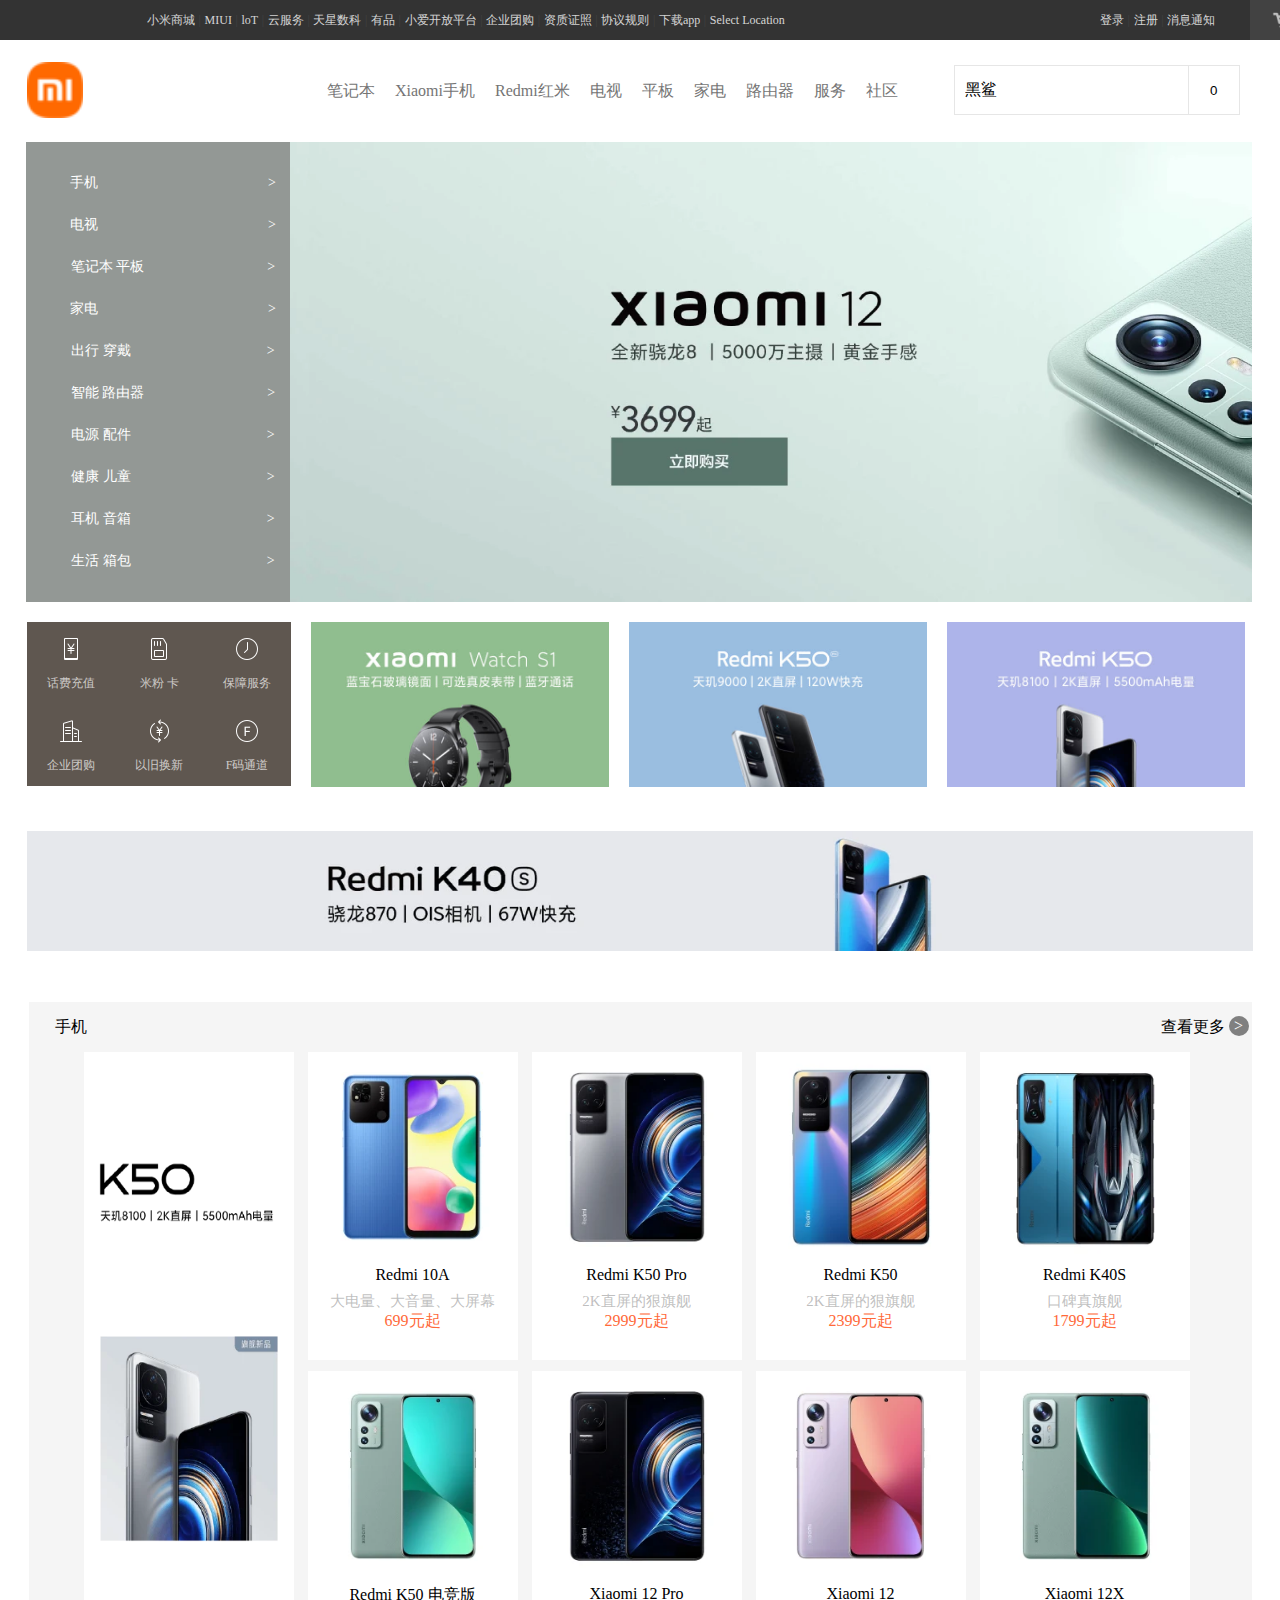
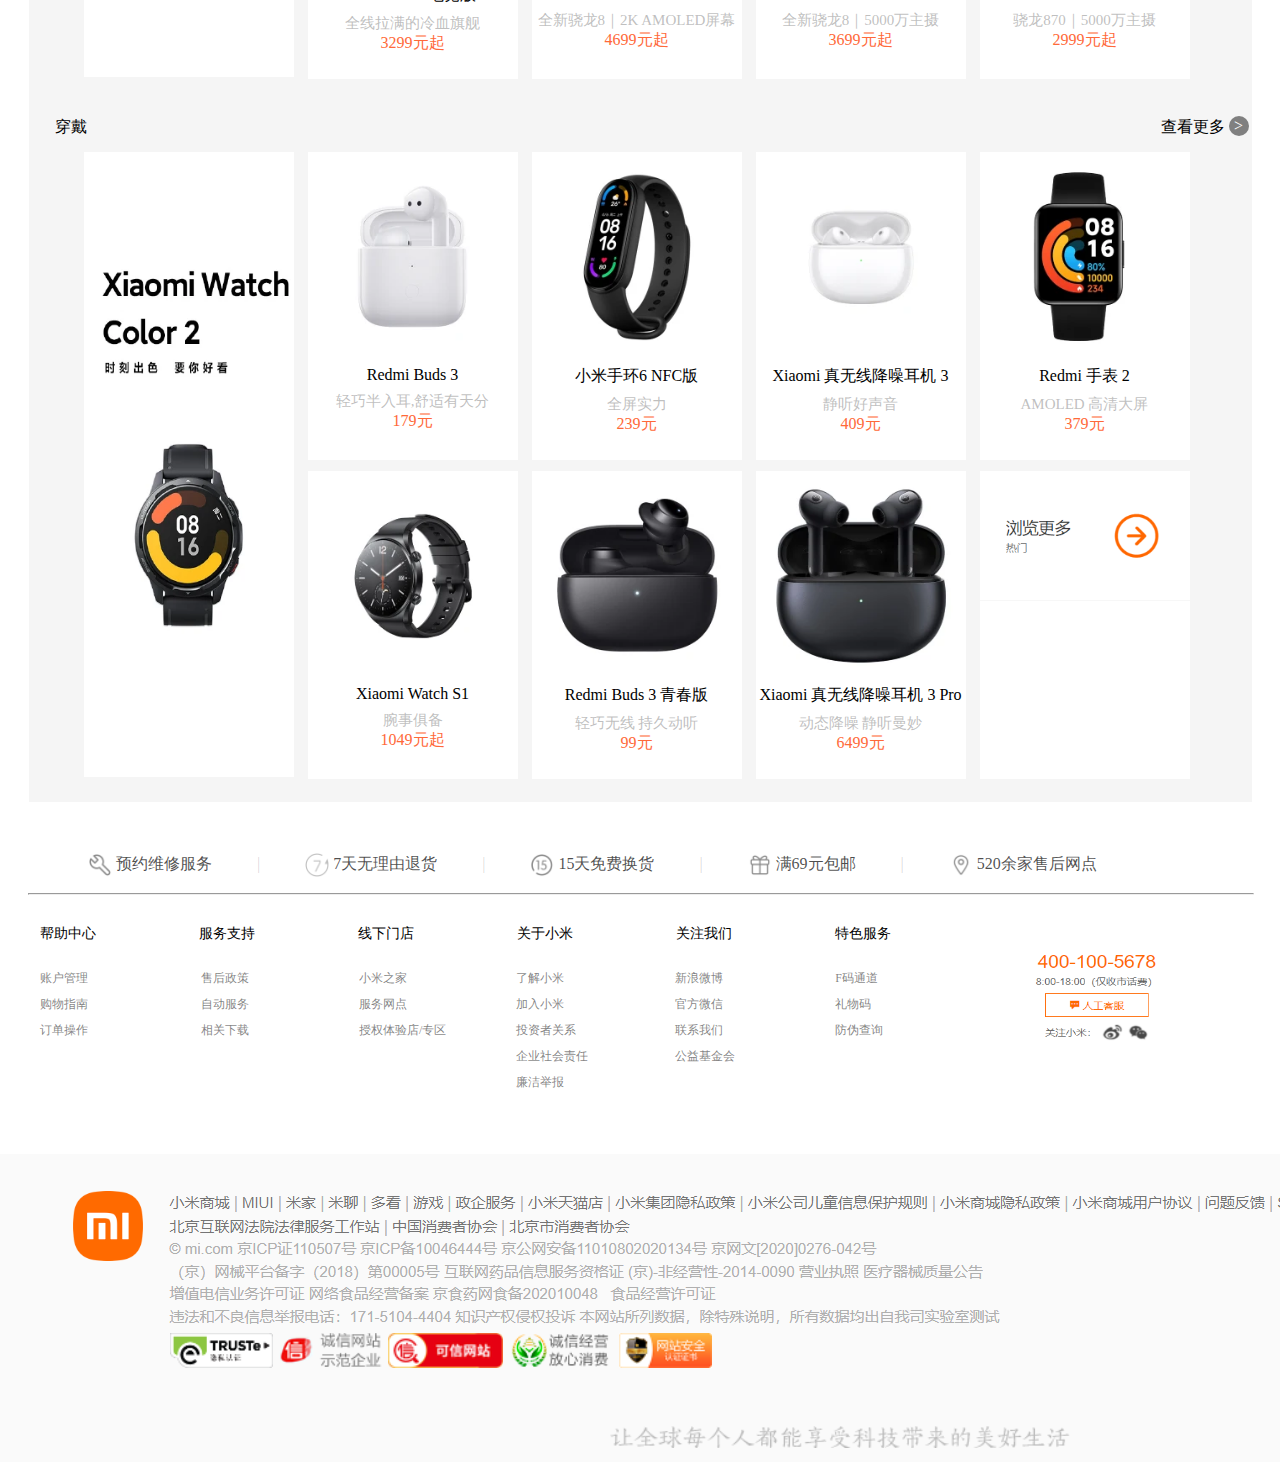
<file: index.html>
<!DOCTYPE html>
<html>
	<head>
		<meta charset="utf-8">
		<title>主页</title>
		 <link rel="stylesheet" href="one.css">
	</head>
	<body>
	      <div class="header-dao">
			<div class="header">
				<div class="header-left">
					<a href="#">小米商城</a>    <span>|</span>
					<a href="#">MIUI</a>       <span>|</span>
					<a href="#">loT</a>        <span>|</span>
					<a href="#">云服务</a>      <span>|</span>
					<a href="#">天星数科</a>    <span>|</span>
					<a href="#">有品</a>        <span>|</span>
					<a href="#">小爱开放平台</a> <span>|</span>
					<a href="#">企业团购</a>     <span>|</span>
					<a href="#">资质证照</a>     <span>|</span>
					<a href="#">协议规则</a>     <span>|</span>
					<a href="#" class="header-left-app">
						 
						下载app
						<div></div>
						<div>
							<img src="hh.img/download.png"/>
							<div>小米商城app</div>
						</div>
					</a>      <span>|</span>
					<a href="#">Select Location</a>
					
				</div>
				<div class="header-center">
					<a href="two.html" target="_blank">登录</a>    <span>|</span>
					<a href="#">注册</a>       <span>|</span>
					<a href="#">消息通知</a> 
				</div>
				<div class="header-right">
					<img src="hh.img/gouwuche.png"/> 购物车 (0)
					<div class="header-right-gouwu">购物车中还没有商品，赶紧选购吧！</div>
				</div>
			</div>
		 </div>
			<div class="content-one">
				 <div class="content-one-logo">
					 <img src="hh.img/favicon_new.ico"/>
				 </div>
				  <ul>
					 <li class="diannao"><a href="3">笔记本
					     <ul>
							 <li class="ioo">
								 <img src="hh.img/d-1.webp"/>
								 <div>小米笔记本 Pro14 锐龙版</div>
								 <div>5499元起</div>
							 </li>
							 <li class="ioo">
								 <img src="hh.img/d-2.webp"/>
								 <div>Redmibook Pro 锐龙版</div>
								 <div>4199元起</div>
							 </li>
							 <li  class="ioo">
								 <img src="hh.img/d-4.webp"/>
								 <div>Redmi G 2021 lntel版</div>
								 <div>5399元起</div>
							 </li>
							 <li  class="ioo">
								 <img src="hh.img/d-3.webp"/>
								 <div>Redmi Book Pro 14 2022</div>
								 <div>6299元起</div>
							 </li>
							 <li  class="ioo">
							    <img src="hh.img/d-5.webp"/>
								<div>RedmiBookPro 15 2022</div>
								<div>5299元起</div>
							 </li>
							 <li  class="ioo">
								 <img src="hh.img/d-6.webp"/>
								 <div>RedmiBookPro15 增强版</div>
								 <div>4499元起</div>
							 </li>
						 </ul>
					  </a></li>
					  <li><a href="3">Xiaomi手机</a></li>
					  <li><a href="3">Redmi红米</a></li>
					  <li><a href="3">电视</a></li>
					  <li><a href="3">平板</a></li>
					  <li><a href="3">家电</a></li>
					  <li><a href="3">路由器</a></li>
					  <li><a href="3">服务</a></li>
					  <li><a href="3">社区</a></li>
				  </ul>
				 <div class="content-one-input">
					 <input type="text" value="黑鲨">
					 <input type="submit"value="0">
				 </div>
			</div>
			<div class="content-two">
				<div>
					<ul>
						<li><a href="#" class="content-two-li" >
						 手机</a><span>></span>
						</li>
						<li>电视<span>></span></li>
						<li>笔记本 平板<span>></span></li>
						<li>家电<span>></span></li>
						<li>出行 穿戴<span>></span></li>
						<li>智能 路由器<span>></span></li>
						<li>电源 配件<span>></span></li>
						<li>健康 儿童<span>></span></li>
						<li>耳机 音箱<span>></span></li>
						<li>生活 箱包<span>></span></li>
					</ul>
				</div>
				<div class="content-two-donghua">
				</div>
			</div>
		<div class="content3+4">	
			<div class="content-three">
				 <ul>
					 <li>
						 <div class="content-three-tu">
							 <div><img src="hh.img/hh-1.png"/></div>
							 <div>话费充值</div>
						 </div>
						 <div class="content-three-tu">
							 <div><img src="hh.img/hh-2.png"/></div>
							 <div>米粉 卡</div>
						 </div>
						 <div class="content-three-tu">
							 <div><img src="hh.img/hh-3.png"/></div>
							 <div>保障服务</div>
						 </div>
						 <div class="content-three-tu">
							 <div><img src="hh.img/hh-4.png"/></div>
							 <div>企业团购</div>
						 </div>
						 <div class="content-three-tu">
							 <div><img src="hh.img/hh-5.png"/></div>
							 <div>以旧换新</div>
						 </div>
						 <div class="content-three-tu">
							 <div><img src="hh.img/hh-6.png"/></div>
							 <div>F码通道</div>
						 </div>
					 </li>
					 <li><img src="hh.img/bb-1.jpg"/></li>
					 <li><img src="hh.img/bb-2.jpg"/></li>
					 <li><img src="hh.img/bb-3.jpg"/></li>
				 </ul>
			</div>
			<div class="content-four">
				<img src="hh.img/dindin.webp"/>
			</div>
		</div>
		<div class="five-co">
			<div>
				<span>手机</span>
				<span>查看更多</span>
				<span>></span>
			</div>
			<div class="five-cv">
				<div><img src="hh.img/1%20(1).webp" /></div>
				<div>
					<div class="five-cd">
						<img src="hh.img/1%20(2).webp" />
						<ul>
							<li>Redmi 10A</li>
							<li>大电量、大音量、大屏幕</li>
							<li>699元起</li>
						</ul>
					</div>
					<div>
						<img src="hh.img/1%20(3).webp" />
						<ul>
						<li>Redmi K50 电竞版</li>
						<li>全线拉满的冷血旗舰</li>
						<li>3299元起</li>
						</ul>
					</div>
				</div>
				<div>
					<div class="five-cd">
						<img src="hh.img/1%20(4).webp" />
						<ul>
						<li> Redmi K50 Pro</li>
						<li>2K直屏的狠旗舰</li>
						<li>2999元起</li>
						</ul>
					</div>
					<div>
						<img src="hh.img/1%20(5).webp" />
						<ul>
						<li>Xiaomi 12 Pro</li>
						<li>全新骁龙8｜2K AMOLED屏幕</li>
						<li>4699元起</li>
						</ul>
					</div>
				</div>
				<div>
					<div class="five-cd">
						<img src="hh.img/1%20(6).webp" />
						<ul>
						<li>Redmi K50</li>
						<li>2K直屏的狠旗舰</li>
						<li>2399元起</li>
						</ul>
					</div>
					<div>
						<img src="hh.img/1%20(7).webp" />
						<ul>
						<li> Xiaomi 12 </li>
						<li>全新骁龙8｜5000万主摄</li>
						<li>3699元起</li>
						</ul>
					</div>
				</div>
				<div>
					<div class="five-cd">
						<img src="hh.img/1%20(8).webp" />
						<ul>
						<li>Redmi K40S</li>
						<li>口碑真旗舰</li>
						<li>1799元起</li>
						</ul>
					</div>
					<div>
						<img src="hh.img/1%20(9).webp" />
						<ul>
						<li>Xiaomi 12X</li>
						<li>骁龙870｜5000万主摄</li>
						<li>2999元起</li>
						</ul>
					</div>
				</div>
			</div>
		</div>
	</div>
	
	
	<div class="five-co">
			<div>
				<span>穿戴</span>
				<span>查看更多</span>
				<span>></span>
			</div>
			<div class="five-cv">
				<div><img src="hh.img/grji.webp"/> </div>
				<div>
					<div class="five-cd">
						<img src="hh.img/erji-1.webp" />
						<ul>
							<li>Redmi Buds 3</li>
							<li>轻巧半入耳,舒适有天分</li>
							<li>179元</li>
						</ul>
					</div>
					<div>
						<img src="hh.img/erji-2.webp" />
						<ul>
						  <li>Xiaomi Watch S1</li>
						  <li>腕事俱备</li>
						  <li>1049元起</li>
						</ul>
					</div>
				</div>
				<div>
					<div class="five-cd">
						<a href="three.html" target="_blank"><img src="hh.img/erji-3.webp"/></a>
						<ul>
						<li>小米手环6 NFC版</li>
						<li>全屏实力</li>
						<li>239元</li>
						</ul>
					</div>
					<div>
						<img src="hh.img/erji-4.webp" />
						<ul>
						<li>Redmi Buds 3 青春版</li>
						<li>轻巧无线 持久动听</li>
						<li>99元</li>
						</ul>
					</div>
				</div>
				<div>
					<div class="five-cd">
						<img src="hh.img/erji-5.webp" />
						<ul>
						<li>Xiaomi 真无线降噪耳机 3</li>
						<li>静听好声音</li>
						<li>409元</li>
						</ul>
					</div>
					<div>
						<img src="hh.img/erji-6.webp" />
						<ul>
						<li> Xiaomi 真无线降噪耳机 3 Pro</li>
						<li>动态降噪 静听曼妙</li>
						<li>6499元</li>
						</ul>
					</div>
				</div>
				<div>
					<div class="five-cd">
						<img src="hh.img/erji-7.webp" />
						<ul>
						<li>Redmi 手表 2</li>
						<li> AMOLED 高清大屏</li>
						<li>379元</li>
						</ul>
					</div>
					<div>
						<img src="hh.img/yy-p.png"/>
						
					</div>
				</div>
			</div>
		</div>
	   </div>
	   
	   
	<div class="footer-header">
	  <div class="footer">
		  <ul>
			<li class="footer-one"><img src="hh.img/banshou.png"/><a href="&"> 预约维修服务</a><span>|</span></li>
			<li class="footer-one"><img src="hh.img/7tian.png"/><a href="&"> 7天无理由退货</a><span>|</span></li>
			<li class="footer-one"><img src="hh.img/15tian.png"/><a href="&"> 15天免费换货</a><span>|</span></li>
			<li class="footer-one"><img src="hh.img/liwu.png"/><a href="&"> 满69元包邮</a><span>|</span></li>
			<li class="footer-one"><img src="hh.img/dinwei.png"/><a href="&"> 520余家售后网点</a></li>
		  </ul>
		  <hr>  
	  </div>
	  <div class="footer-1">
		 <div class="clearfix">
		   <ul class="footer-1-one">
			   <li>帮助中心</li>
			   <li>服务支持</li>
			   <li>线下门店</li>
			   <li>关于小米</li>
			   <li>关注我们</li>
			   <li>特色服务</li>
		   </ul>
		   <ul class="footer-1-two">
			   <li><a href="$">账户管理</a></li>
			   <li><a href="$">购物指南</a></li>
			   <li><a href="$">订单操作</a></li>
		   </ul>
		   <ul  class="footer-1-three">
		   		<li><a href="%">售后政策</a></li>
		   		<li><a href="%">自动服务</a></li>
		   		<li><a href="%">相关下载</a></li>
		   </ul>
		   <ul class="footer-1-four">
			   <li><a href="%">小米之家</a></li>
			   <li><a href="%">服务网点</a></li>
			   <li><a href="%">授权体验店/专区</a></li>
		   </ul>
		   <ul class="footer-1-five">
		   		<li><a href="%">了解小米</a></li>
		   		<li><a href="%">加入小米</a></li>
				<li><a href="%">投资者关系</a></li>
				<li><a href="%">企业社会责任</a></li>
		   		<li><a href="%">廉洁举报</a></li>
		   </ul>
		   <ul class="footer-1-six">
		   		<li><a href="%">新浪微博</a></li>
		   		<li><a href="%">官方微信</a></li>
		   		<li><a href="%">联系我们</a></li>
				<li><a href="%">公益基金会</a></li>
		   </ul>
		   <ul class="footer-1-seven">
		   		<li><a href="%">F码通道</a></li>
		   		<li><a href="%">礼物码</a></li>
		   	    <li><a href="%">防伪查询</a></li>
		   </ul>
		 </div>
		<div class="clearfix-right">
			  <img src="hh.img/xiaomi-20.png"/>
		</div>
	  </div>
	</div>
	<div class="ppp">
		<div class="ooo">
			<img src="hh.img/xiaomi-21.png"/>
		</div>
	</div>
	</body>
</html>
</file>
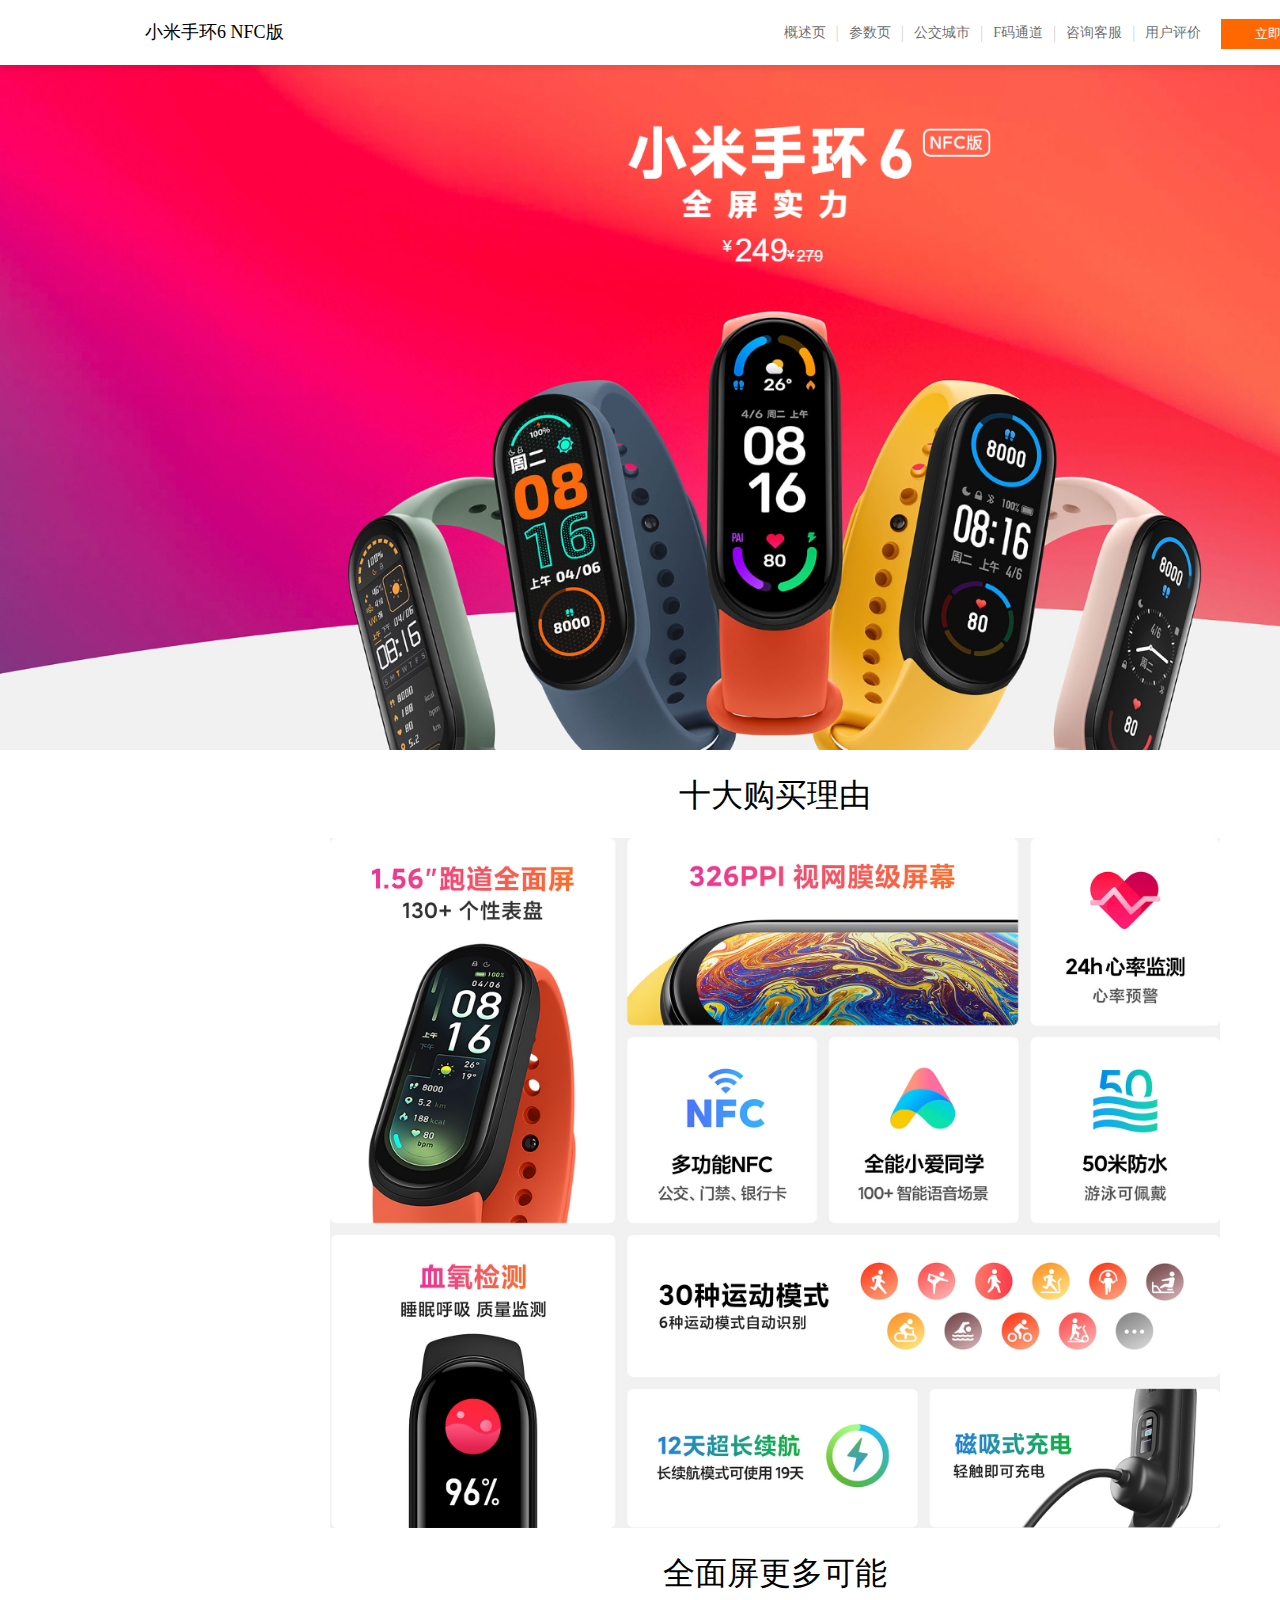
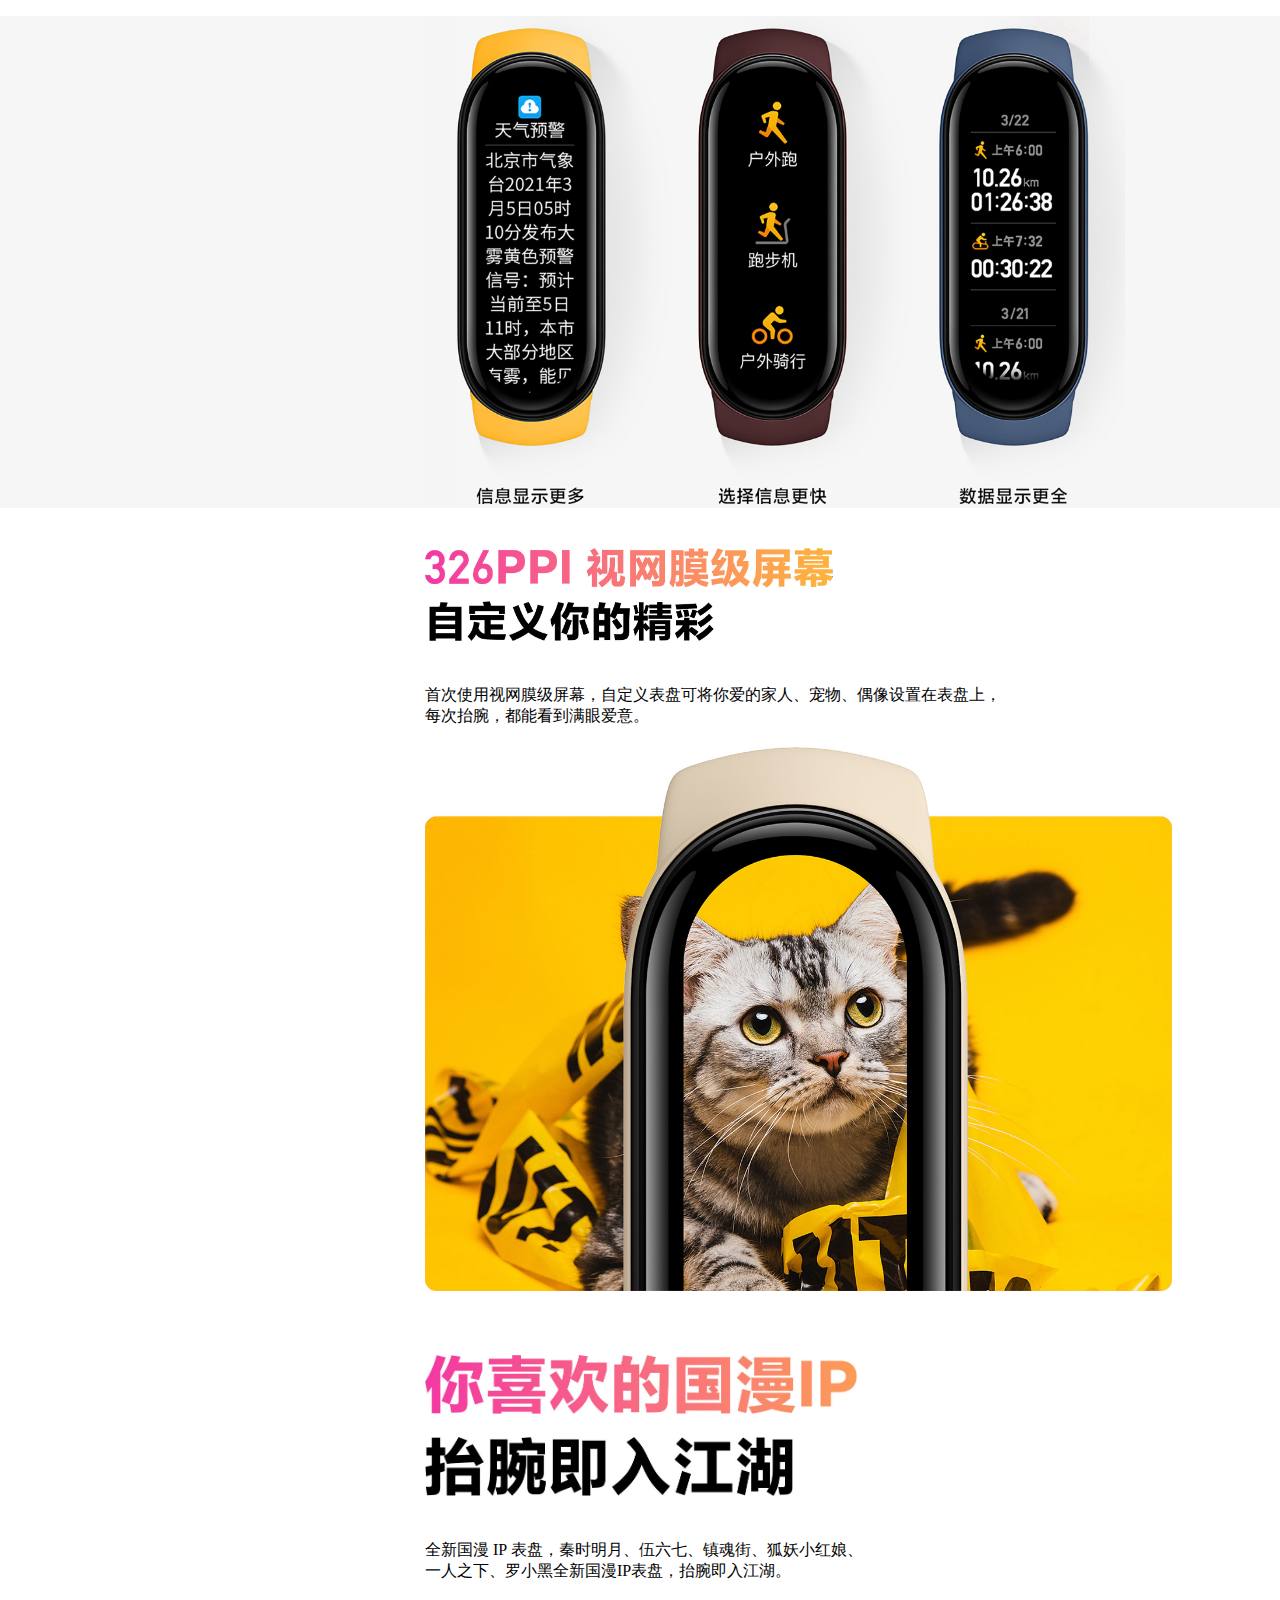
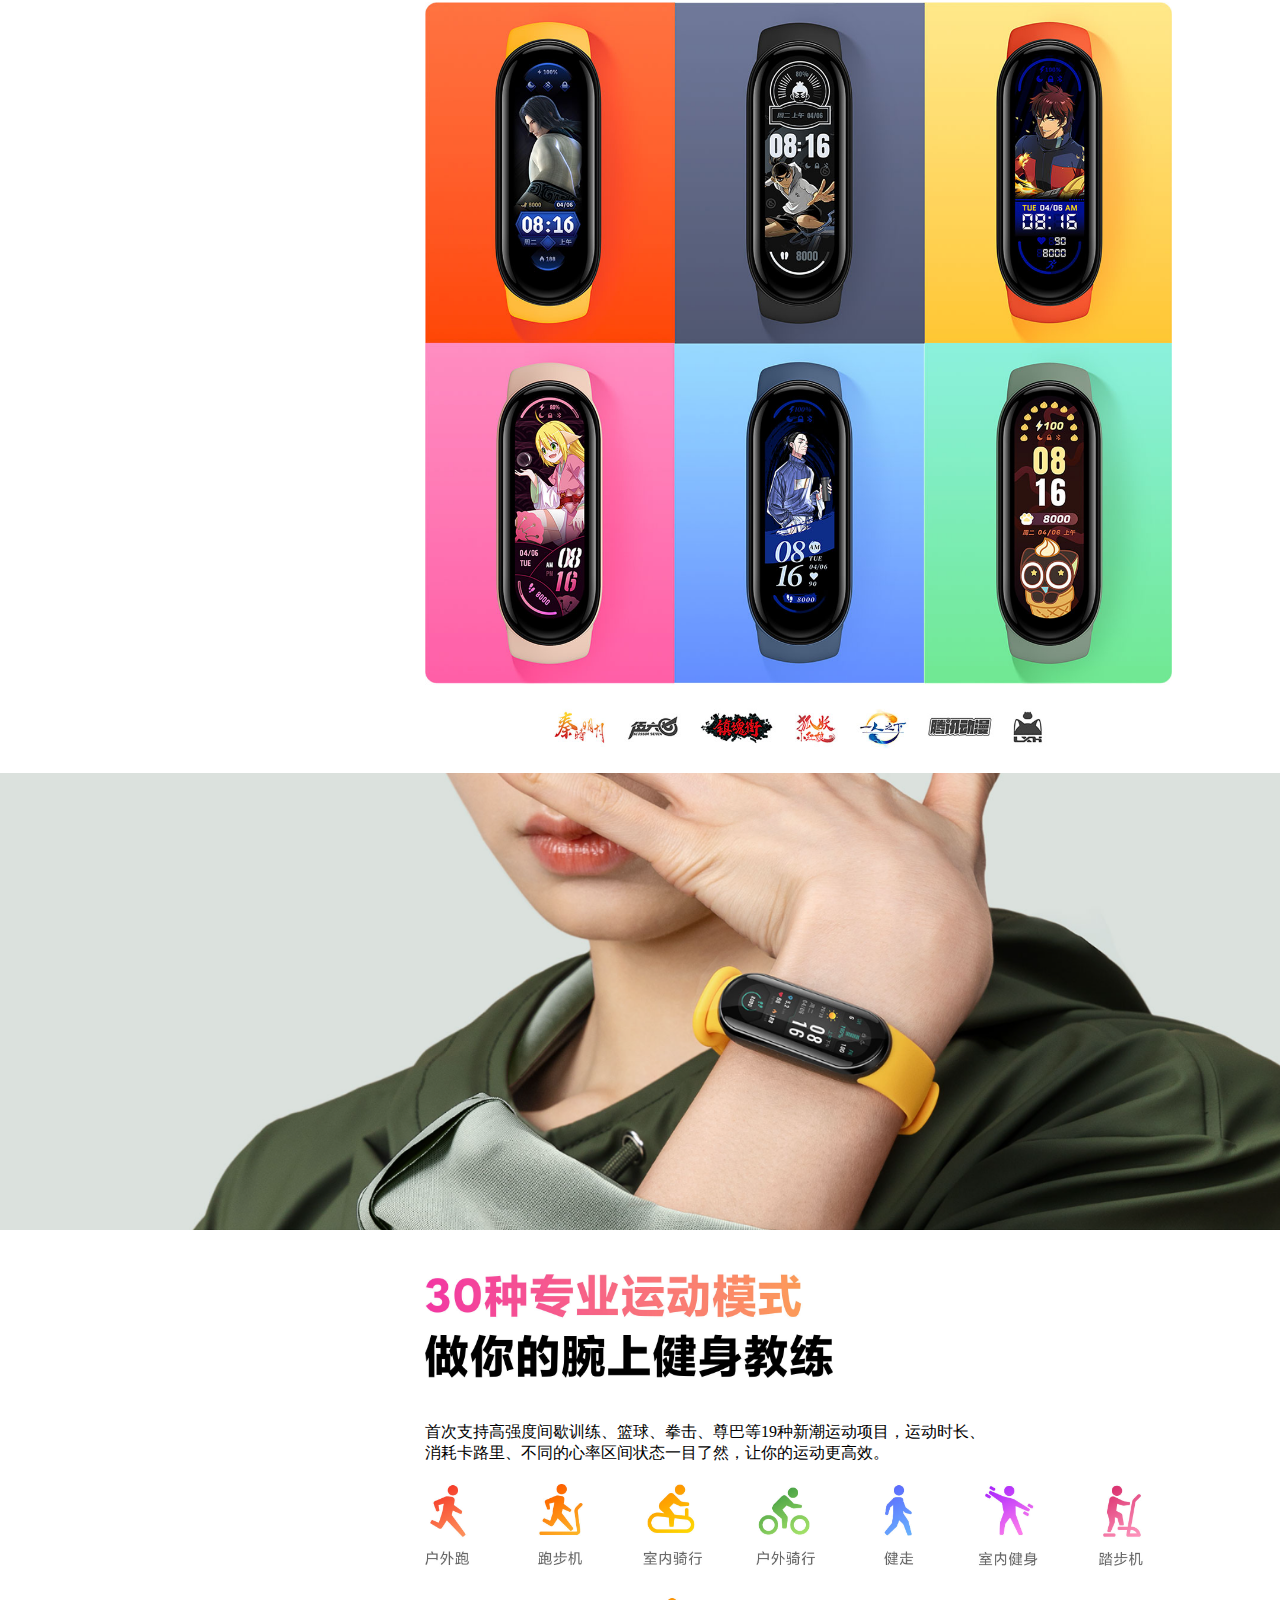
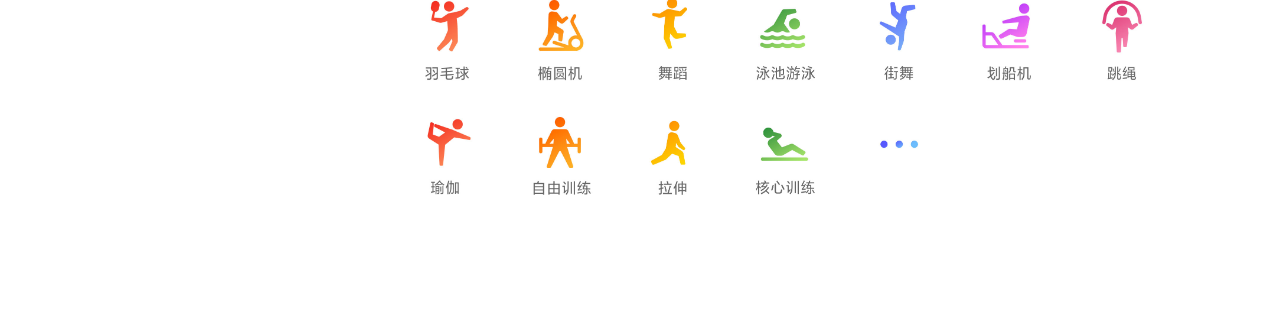
<file: three.html>
<!DOCTYPE html>
<html>
	<head>
		<meta charset="utf-8">
		<title>小米手环6 NFC</title>
		<link rel="stylesheet" href="three.css">
	</head>
	<body>
		<div>
		  <ul>
			  <li class="herder">
				   <div>小米手环6 NFC版</div>
				   <ul>
					   <li><a href="3">概述页</a></li><span>|</span>
					   <li><a href="3">参数页</a></li><span>|</span>
					   <li><a href="3">公交城市</a></li><span>|</span>
					   <li><a href="3">F码通道</a></li><span>|</span>
					   <li><a href="3">咨询客服</a></li><span>|</span>
					   <li><a href="3">用户评价</a></li>
				   </ul>
				   <div><input type="submit" value="立即购买"></div>
			  </li>
			  <li class="herder-1">
				  <img src="hh.img/xiaomi-biao.png"/>
			  </li>
			  <li class="herder-2">
				  十大购买理由
			  </li>
			  <li class="herder-3">
				  <img src="hh.img/xiaomi-biao2.jpg"/>
			  </li>
			  <li class="herder-2">
				  全面屏更多可能
			  </li>
			  <li class="herder-4">
				  <img src="hh.img/xiaomi-biao3.jpg"/>
			  </li>
			  <li class="herder-5">
				  <img src="hh.img/xiaomi-biao5.jpg"/>
			  </li>
			  <li>
				  <p>首次使用视网膜级屏幕，自定义表盘可将你爱的家人、宠物、偶像设置在表盘上，<br>
				  每次抬腕，都能看到满眼爱意。</p>
			  </li>
			  <li class="herder-6">
				  <img src="hh.img/xiaomi-biao4.jpg"/>
			  </li>
			  <li class="herder-7">
				  <img src="hh.img/xiaomi6.jpg"/>
			  </li>
			  <li>
				  <p>全新国漫 IP 表盘，秦时明月、伍六七、镇魂街、狐妖小红娘、<br>
				  一人之下、罗小黑全新国漫IP表盘，抬腕即入江湖。</p>
			  </li>
			  <li class="herder-6">
				  <img src="hh.img/xiaomi7.jpg"/>
			  </li>
			  <li class="herder-8">
				  <img src="hh.img/xiaomi10.png"/>
			  </li>
			  <li class="herder-5">
				  <img src="hh.img/xiaomi-8.jpg"/>
			  </li>
			  <li>
				  <p>首次支持高强度间歇训练、篮球、拳击、尊巴等19种新潮运动项目，运动时长、<br>
				  消耗卡路里、不同的心率区间状态一目了然，让你的运动更高效。</p>
			  </li>
			  <li class="herder-6">
				  <img src="hh.img/xiaomi-9.jpg"/>
			  </li>
		  </ul>
		</div>  
		<br>
		<br>
		<br>
		<br>
		<br>
	</body>
</html>
</file>
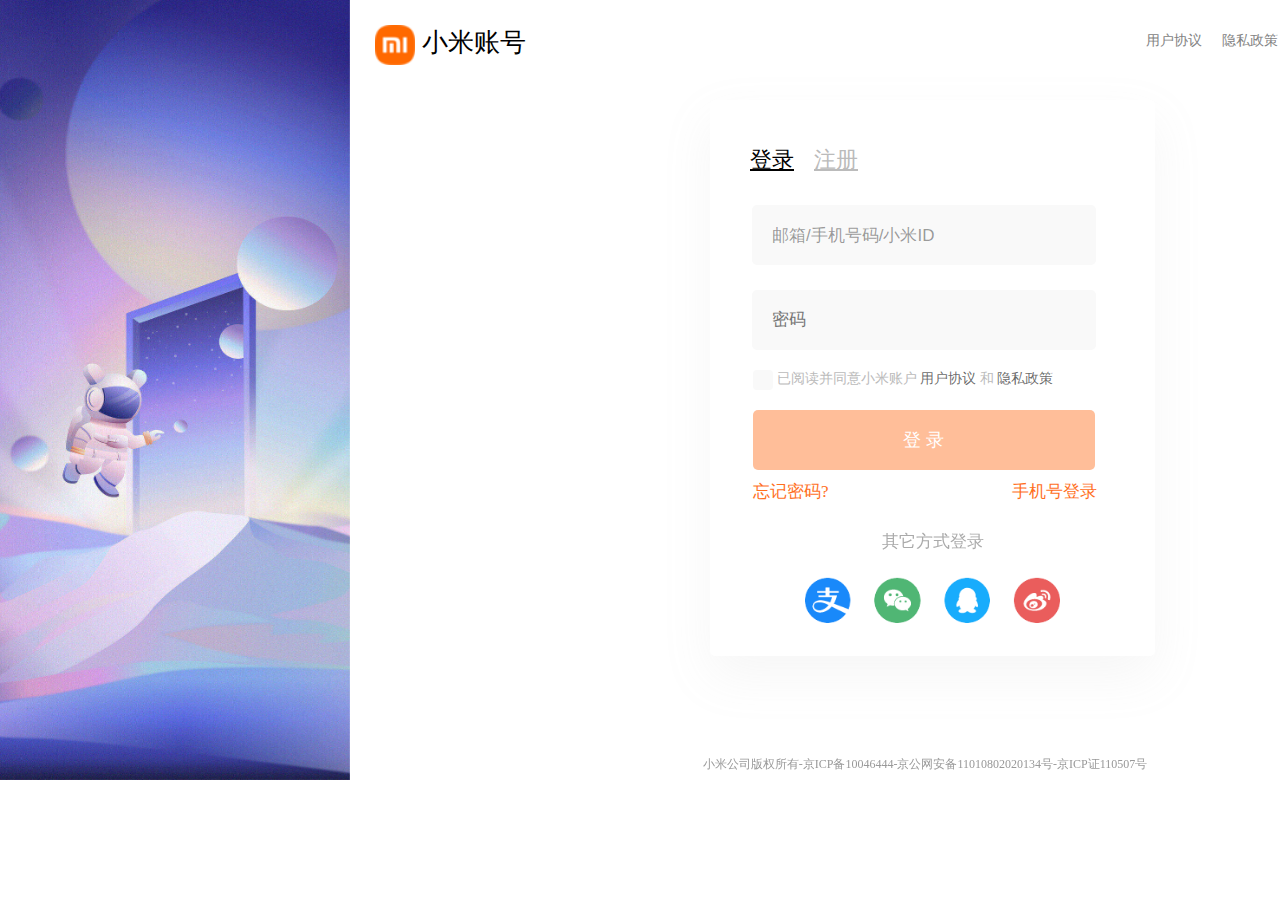
<file: two.html>
<!DOCTYPE html>
<html>
	<head>
		<meta charset="utf-8">
		<title>登录</title>
		<style>
		   *{
			   margin: 0;
			   padding: 0;
		   }
		   body>div:nth-of-type(1){
			   position: fixed;
		   }
		   body>div:nth-of-type(2){
			   background-color: #fff;
			   height: 740px;
			   width: 1150px; 
			   position:absolute;
			   left: 350px;
		   }
		   body>div:nth-of-type(1)>img{
			     width: 350px;
				height: 780px;	
		   }
		   body>div{
			   float: left;
		   }
		   .gu img{
			   vertical-align: middle;
			   width: 40px;
		   }
		   .gu>div:nth-of-type(1){
			   font-size: 26px;
			   margin:25px 610px 0 25px;
			   float: left;
		   }
		   .gu>div:nth-of-type(1)~div{
			   font-size: 14px;
			   float: left;
			   color: #838383;
			   margin-top: 32px;
			   padding-left: 10px;
			   padding-right: 10px;
		   }
		   .gu>div:last-of-type{
			   clear: rigth;
		   }
		   .gg{
			   width: 445px;
			   height: 556px;
			   margin: 100px 360px;
			   border-radius: 5px;
			   background-color: #fff;
			   box-shadow: 0 20px 50px 0 hsl(0deg 0% 64% / 10%);
		   }
		   .gg>div:nth-of-type(1)>div{
			   float: left;
			   font-size: 22px;
			  
			}
		   .gh>div:nth-of-type(1)>a{
			   color: #000;
				font-weight: 500;
		   }
		  .gh>div:nth-of-type(2)>a{
		   			    color: #bbb;
		   				font-weight: 500;
		   }
		   .gh>div:nth-of-type(1){
			   margin:45px 10px 0 40px;
		   }
		    .gh>div:nth-of-type(2){
				 margin:45px 0 0 10px;
			}
			.gg>div:nth-of-type(2){
				clear: left;
			}
			.gg>div:nth-of-type(2)>input,.gg>div:nth-of-type(3)>input{
				width: 324px;
				height: 60px;
				border: none;
				padding-left: 20px;
				font-size: 17px;
				color: rgba(0,0,0,.4);
				background-color: #f9f9f9;
				outline: none;
			}
			.gg>div:nth-of-type(2)>input{
				margin: 30px 42px 10px;
				border-radius: 5px;
				
			}
			.gg>div:nth-of-type(3)>input{
				margin: 15px 42px 10px;	
				border-radius: 5px;
			}
			.dd>div{
				width: 20px;
				height: 20px;
				background-color: #f9f9f9;
				display: inline-block;
				vertical-align: middle;
				margin-left: 43px;
				border-radius:4px ;
				cursor: pointer;
			}
			.dd>div:hover{
				background-color: orangered;
			}
			.dd{
				color: #bbb;
				margin-top: 10px;
				font-size: 14px;
			}
			.dd>span{
				color: rgba(0,0,0,.6);
			}
			.gg>div:nth-of-type(5)>input{
				width: 342px;
				height:60px ;
				font-size: 18px;
				color: #fff;
				background-color: #ffbe99;
				border: none;
				border-radius: 5px;
				margin: 20px 0 10px 43px;
				cursor: pointer;
			}
			.gg>div:nth-of-type(5)>input:hover{
				background-color: orangered;
			}
			.kpl>div:nth-of-type(1){
				 float: left;
				 font-size: 17px;
				 color: #ff6f1d;
				 margin-left: 43px;
			}
			.kpl>div:nth-of-type(2){
				 float: right;
				 font-size: 17px;
				 color: #ff6f1d;
				 margin-right: 58px;
			}
			.gg>div:nth-of-type(7){
				font-size: 17px;
				color: #AAAAAA;
				text-align: center;
				clear: both;
				margin-top: 50px;
			}
			.gg>div:last-of-type>img{
				width: 445px;
				margin-top: 20px;
			}
			.gg+div{
				text-align: center;
				font-size: 12px;
				color: #999999;
			}
			.gu>div{
				cursor: pointer;
			}
		</style>
	</head>
	<body>
		  <div><img src="hh.img/banner.5b1efcd8.jpg"/></div>
		  <div>
			  <div class="gu">
				  <div> <img src="hh.img/favicon_new.ico"/> 小米账号</div>
				  <div>用户协议</div>
				  <div>隐私政策</div>
				  <div>帮助中心</div>
				  <div>|</div>
				  <div>中文(简体)</div>
			  </div>
			  <div class="gg">
				  <div class="gh">
					  <div><a href="0">登录</a></div>
					  <div><a href="0">注册</a></div>
				  </div>
				  <div><input type="text" value="邮箱/手机号码/小米ID"></div>
				  <div><input type="password" placeholder="密码"></div>
				  <div class="dd">
					   <div></div>
					   已阅读并同意小米账户
					  <span>用户协议</span>
					     和
					  <span>隐私政策</span>
				  </div>
				  <div> 
					  <input type="submit" value="登 录">
				  </div>
				  <div class="kpl">
					  <div>忘记密码?</div>
					  <div>手机号登录</div>
				  </div>
				  <div>其它方式登录</div>
				  <div><img src="hh.img/ty.png"/></div> 
			  </div>
			  <div>小米公司版权所有-京ICP备10046444-京公网安备11010802020134号-京ICP证110507号</div>
		  </div>
	</body>
</html>
</file>
<file: one.css>
*{
	padding: 0;
	margin: 0;
}
.clearfix::after{
	content: "";
	display: block;
	clear: both;
}
.header,.content-one,.content-two,.content-three>ul,.content-four,.five-co{
	text-align: center;
	
}

li{
	list-style: none;
}
a{
	text-decoration: none;
}

.header{
	width: 1550px;
	height: 40px;
	background-color: #333333;
	line-height: 40px;
	font-size: 12px;
	margin: 0 auto;
}
.header-left a,.header-center a,.header-right{
	text-decoration: none;
	color: rgba(255,255,255,.8);
}
.header span{
	color: #424242;
	margin: 0 3.6px;
}
.header a,.header span{
	float: left;
}
.header-left{
	margin-left:147px ;
	margin-right: 230px;	
}


.header-left-app>div:nth-of-type(1){
	border-top: 10px solid transparent;
	border-left: 10px solid transparent;
	border-right: 10px solid transparent;
	border-bottom: 10px solid white;
	width: 0px;
	height: 0px;
}
.header-left-app>div:nth-of-type(2){
	border: 1px solid rgba(255,0,0,.1);
	width: 130px;
	height: 155px;
	box-shadow: 2px 2px 6px rgba(0,0,0,.1);
	 background-color: #fff;
}
.header-left-app>div:nth-of-type(2)>img{
	width: 90px;
	height: 90px;
	margin: 20px 20px 0 20px;
}
.header-left-app>div:nth-of-type(2)>div{
	font-size: 15px;
	margin-left: 20px;
	width: 100px;
	height: 20px;
	line-height: 20px;
	color:#000;
}
.header-left-app{
	position: relative;
	z-index: 2;
}
.header-left-app>div:nth-of-type(1),.header-left-app>div:nth-of-type(2){
	  position: absolute;
}
.header-left-app>div:nth-of-type(1){
	left: 14px;
	top: 20px;
	display: none;
}
.header-left-app>div:nth-of-type(2){
	left: -40px;
	display: none;
}
.header-left-app:hover>div:nth-of-type(1),.header-left-app:hover>div:nth-of-type(2){
	display: block;
}
.header-center{
	 margin-left:1100px ;
}
.header-right{
	margin-left: 1250px;
	line-height: 40px;
	width: 120px;
	background-color: #424242;
	position: relative;
	cursor: pointer;
	
}
.header-right-gouwu{
	position: absolute;
	width: 300px;
	height: 0px;
	overflow: hidden;
	transform: all .5s;
	left: -180px;
	line-height: 100px;
	color: #000;
	box-shadow: 2px 2px 6px rgba(128,128,128,.5);
}
.header-right:hover{
	color: orangered;
	background-color: #fff;
}
.header-right:hover .header-right-gouwu{
	 height: 100px;
	 background-color: #fff;
}
.header-right>img{
	width: 20px;
	height: 20px;
	vertical-align: middle;
	margin-top: -5px;
}
.content-one-logo img,.content-one>ul>li,.content-one input{
	float: left;
}
.content-one{
	width: 1226px;
	height: 100px;
	margin: 0 auto;
}
.content-one-logo>img{
	width: 56px;
	height: 56px;
	margin: 22px 234px 22px 0px;
}
.content-one>ul>li{
	font-size: 16px;
	height: 18px;
	line-height: 18px;
	padding: 42px 10px;
}
.content-one a{
	color: #757575;
}
.content-one-input>input:nth-of-type(1){
	width: 235px;
	height: 50px;
	margin-top:25px ;
	margin-left:46px ;
	font-size: 16px;
	border:1px solid  rgba(128,128,128,.2);
	padding-left: 10px;
	box-sizing: border-box;
}
.content-one-input>input:nth-of-type(2){
	width: 52px;
	height: 50px;
	margin-left:-1px ;
	margin-top:25px ;
	border:1px solid  rgba(128,128,128,.2);
	background-color: #fff;
}
.content-one-input>input:nth-of-type(2):hover{
	background-color: orangered;
}
.diannao{
	position: relative;
	z-index: 1;
}
.diannao img{
	width: 180px;
	
}
.diannao li:nth-of-type(1){
	top: 100px;
	left: -295px;
}
.diannao li:nth-of-type(2){
	top: 100px;
	left: -85px;
}
.diannao li:nth-of-type(3){
	top: 100px;
	left: 130px;
}
.diannao li:nth-of-type(4){
	top: 100px;
	left: 350px;
}
.diannao li:nth-of-type(5){
	top: 100px;
	left: 555px;
}
.diannao li:nth-of-type(6){
	top: 100px;
	left: 750px;
}
.diannao div{
	font-size: 13px;
	text-align: center;
}
.diannao div:nth-of-type(1){
	margin:7px 0 7px 0 ;
}
.diannao div:nth-of-type(2){
	color: orangered;
}

.ioo{
	float: left;
	position: absolute;
	height: 0px;
	overflow: hidden;
	transition: all .5s;
	width: 220px;
	background-color: #fff;
}
.diannao:hover .ioo{
	height: 250px;
	background-color: #fff;
}
.content-two{
	width: 1228px;
	height: 460px;
	margin: 0px auto;
	position: relative;
}
.content-two li:nth-of-type(1){
	padding-top: 20px;
}
.content-two li:nth-of-type(1)>a{
	color: #fff;
}
.content-two ul{
	width: 264px;
	height: 460px;
	background-color: #939895;
}
.shouji{
	color: #fff;
}
.content-two li{
	height: 42px;
	line-height: 42px;
	font-size: 14px;
	margin-left: 30px;
	color: #fff;
	cursor: pointer;
}
.content-two li:nth-of-type(1)>span,
.content-two li:nth-of-type(2)>span,
.content-two li:nth-of-type(4)>span{
	margin-left: 170px;	
}
.content-two li:nth-of-type(3)>span,
.content-two li:nth-of-type(6)>span{
	margin-left: 123px;
}
.content-two li:nth-of-type(5)>span,
.content-two li:nth-of-type(9)>span,
.content-two li:nth-of-type(7)>span,
.content-two li:nth-of-type(8)>span,
.content-two li:nth-of-type(10)>span{
	margin-left: 136px;
}
.content-two-donghua{
	width: 962px;
	height: 460px;
	overflow: hidden;
	position: relative;
	left: 264px;
	background-image: url(hh.img/hua-2.webp);
	background-size: auto 460px;
	animation: changeImg  8s linear infinite;
	margin-top: 2px;
}

@keyframes changeImg{
	0%{
		background-image: url(hh.img/hua-5.jpg);
	}
	33%{
		background-image: url(hh.img/hua-3.webp);
	}
	66%{
		background-image: url(hh.img/hua-4.webp);
	}
	100%{
		background-image: url(hh.img/hua-2.webp);
	}
}

.content-two>div:nth-of-type(1){
	position: absolute;	
}

.content-three li:nth-of-type(1){
	margin:20px 20px 0 12px;
	width: 264px;
	height: 170px;
	
}
.content-three-tu>div:nth-of-type(1)>img{
	width: 24px;
	height: 24px;
}
.content-three-tu{
	font-size: 12px;
	width: 88px;
	height: 82px;
	float: left;
	background-color: #5f5750;
	color: rgba(255,255,255,.7);
	cursor: pointer;
}
.content-three-tu>div:nth-of-type(1){
	  margin: 15px 29px 10px 29px;
}

.content-three-tu:hover{
	color: #fff;
}
.content-three img{
	width: 298px;
	height: 165px;
}
.content-three li:nth-of-type(2),.content-three li:nth-of-type(3),.content-three li:nth-of-type(4){
	margin: 20px 20px 40px 0px;
}

.content-three li{
	float: left;
}
.content-four img{
	width: 1226px;
	height: 120px;
	margin-bottom: 40px;	
}
.content-three,.content-four{
	margin: 0px auto;
	width: 1250px;
	height:200px;
}
.five-co {
		width: 1223px;
		height: 700px;
		background-color: #f5f5f5;
		margin: 0 auto;
}
.five-cv {
	    width: 1130px;
		height: 630px;
		margin-left:55px;
		}

.five-co>div:nth-of-type(1) {
		width: 1226px;
		height: 50px;
		line-height: 50px;				
}
.five-co>div:nth-of-type(1)>span:nth-of-type(3){
		width: 20px;
		height: 20px;
		background-color: #808080;
		display: inline-block;
		vertical-align: middle;
		margin-bottom: 5px;
		border-radius: 50%;
		color: #fff;
		text-align: center;
		line-height: 20px;
		padding-right: 0;
}	
.five-cv div {
	    width: 210px;
		height: 625px;
		float: left;
		margin-right: 14px;
}
 .five-cv  div:nth-of-type(1){
		 background-color: #fff;
}
.five-cv>div:nth-of-type(1)>img {
		width: 210px;
		height: 625px;
}
.five-cv>div:nth-of-type(2)>div,
.five-cv>div:nth-of-type(3)>div,
.five-cv>div:nth-of-type(4)>div,
.five-cv>div:nth-of-type(5)>div {
		width: 210px;
		height: 308px;
		margin-bottom: 11px;
}

.five-cv>div:nth-of-type(2) img,
.five-cv>div:nth-of-type(3) img,
.five-cv>div:nth-of-type(4) img,
.five-cv>div:nth-of-type(5) img {
		width: 210px;
}
.five-cv li{
		 list-style: none;
		 text-align: center;
}
.five-cd>ul>li:nth-of-type(1),.five-cd+div li:nth-of-type(1){
		 font-weight: 400 ;
		margin-bottom: 8px;
 }
.five-cd>ul>li:nth-of-type(2),.five-cd+div li:nth-of-type(2){
			color:rgba(128,128,128,.5);
			font-size: 15px;
			rgin-bottom: 8px;
}
.five-cd>ul>li:nth-of-type(3),.five-cd+div li:nth-of-type(3){
			color: #ff6939;
 }  
.five-cd,.five-cd+div{
	 background-color: #fff;
}
.five-co>div:nth-of-type(1)>span:nth-of-type(1){
		margin-left:20px ;
		margin-right: 1070px;
}			
.five-cd:hover,.five-cd+div:hover{
	transform:translateY(-5px) ;
	transition: all .5s;
	box-shadow: rgba(128,128,128,.2) 5px 5px 5px; 
}
.footer-header{
	width: 1226px;
	height: 320px;
	margin: 30px auto;
	margin-bottom: 0px;
}
.footer img{
	width: 24px;
	vertical-align: middle;
}
.footer {
	width: 1226px;
	height: 90px;
	margin: 1px auto;
	border: 1px solid #fff;
}
.footer li{
	float: left;
	margin-top: 20px;
}
.footer span{
	margin: 0 45px;
	color:rgb(128,128,128,.3);
}
.footer>ul{
	margin: 0 60px;
}
.footer a{
	color: rgba(0,0,0,.7);
}
hr{
	clear: both;
	width: 1224px;	
	margin-top: 60px;
}
.footer-1 .footer-1-one>li{
	float: left;
	font-size: 14px;
	margin-right: 103px;
}
.footer-1 .footer-1-one>li:nth-of-type(1){
	margin-left: 13px;
}
.footer-1 .footer-1-one>li:nth-of-type(6){
	margin-right: 95px;
}
.clearfix{
	width: 965px;
	
}
.footer-1-one~ul{
	float: left;
	margin-top: 25px;
}
.footer-1-one~ul>li{
	margin-bottom: 7px;
}

.clearfix a{
	color: rgba(0,0,0,.5);
	font-size: 12px;
}
.footer-1-two{
	margin-left: 13px;
}
.footer-1-three{
	margin-left: 113px;
}
.footer-1-four{
	margin-left: 110px;
}
.footer-1-five{
	margin-left: 70px;
}
.footer-1-six{
	margin-left: 87px;
}
.footer-1-seven{
	margin-left: 100px;
}
.clearfix-right{
	width: 200px;
	height: 185px;
	
}

.clearfix,.clearfix-right{
	float: left;
}
.clearfix-right img{
	width: 200px;
	height: 185px;
}
.ppp{
	background-color: #fafafa;
}
.ooo{
	width: 1520px;
	height: 310px;
	margin: 0 auto;
}
.footer-header a:hover{
	color: orangered;
}
</file>
<file: three.css>
* {
	margin: 0;
	padding: 0;
	}
body li{
	list-style: none;
}
body a{
	text-decoration: none;
}
body ul{
	width: 1550px;
	margin: 0 auto;
}
.herder {
	width: 1550px;
	height: 65px;
	text-decoration: none;
	text-align: center;
	
	margin: 0 auto;
}
.herder>div,.herder a,.herder span{
	float: left;
}
.herder>div:nth-of-type(1){
	font-size:18px ;
	line-height: 65px;
	margin-left: 145px;
	margin-right: 500px;
}
.herder a{
	font-size: 14px;
	color: rgba(0,0,0,.6);
	line-height: 65px;
}
.herder span{
	color: rgba(128,128,128,.4);
	line-height: 65px;
	margin: 0px 10px;
}
.herder>div:nth-of-type(2){
	line-height: 65px;
}
.herder input{
	width: 120px;
	height: 30px;
	background-color: #ff6700;
	border: none;
	color: #fff;
	margin-left: 20px;
}
.herder-1>img{
	width: 1550px;
}
.herder-2{
	font-size: 32px;
	font-weight: 700px;
	text-align: center;
	margin:20px 0;
}
.herder-3>img{
	width: 890px;
	margin: 0 330px;
}
.herder-4>img{
	width: 700px;
	margin: 0 425px;
}
.herder-4{
	background-color: #f6f6f6;
}
.herder-5>img{
	width: 408px;
	margin: 40px 425px ;	
}
p{
	font-size: 16px;
	font-weight: 900px;
	margin: 0px 425px ;
}
.herder-6>img{
	width: 747px;
	margin: 20px 425px ;	
}
.herder-7>img{
	width: 432px;
	margin: 40px 425px;
}
.herder-8>img{
	width: 1550px;
}
</file>
